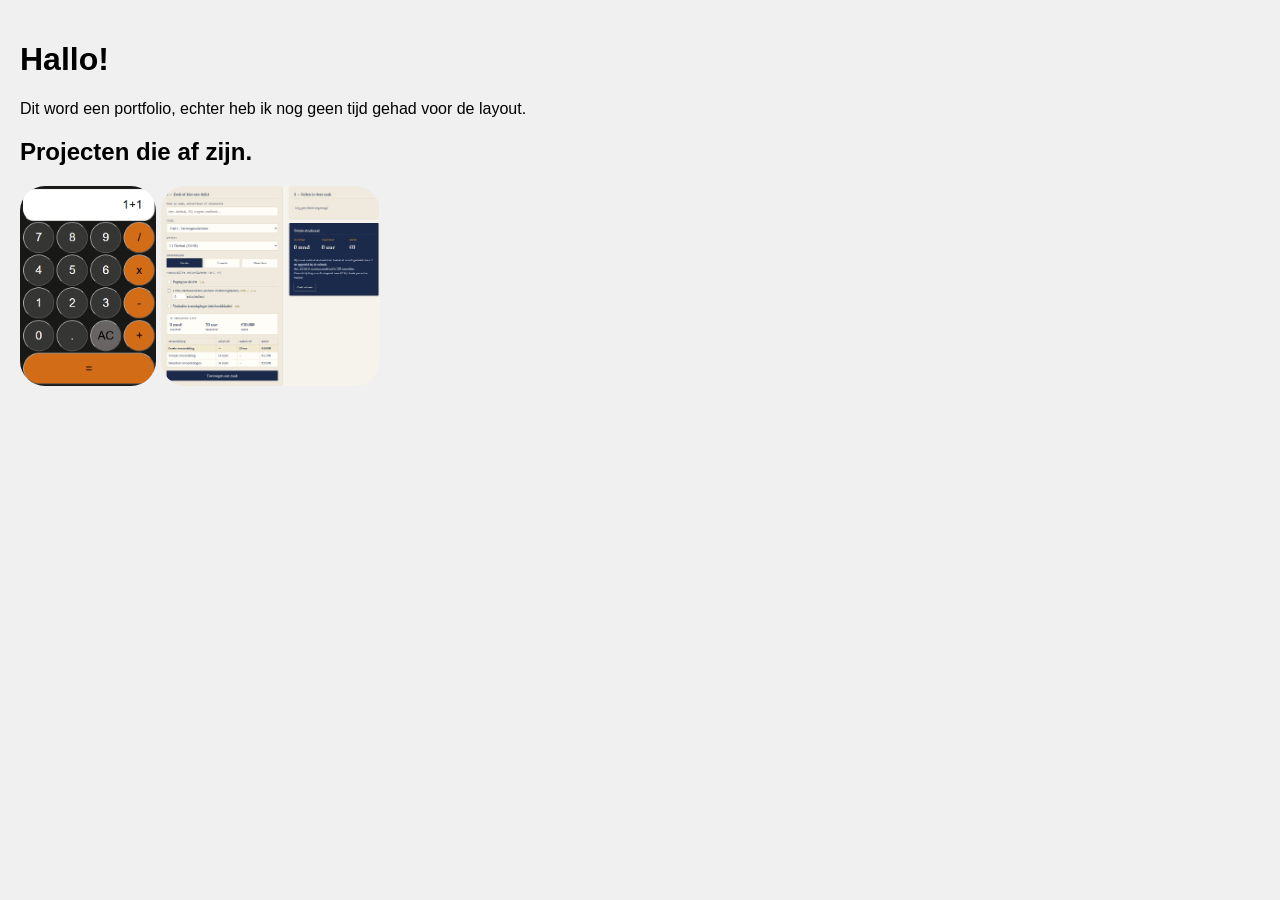
<file: index.html>
<!DOCTYPE html>
<html lang="en">
<head>
    <meta charset="UTF-8">
    <meta name="viewport" content="width=>, initial-scale=1.0">
    <title>Homepage</title>
    <link rel="stylesheet" href="stylesheet.css">
</head>
<body>
    <h1>Hallo!</h1>
    <p>Dit word een portfolio, echter heb ik nog geen tijd gehad voor de layout.</p>
    <h2>Projecten die af zijn.</h2>
    <div>
        <a id="rekenmachine-link" href="./rekenmachine/rekenmachine.html"><img class="rekenmachine-img" src="./media/screenshot_rekenmachine.png" alt="Reken machine app"></a>   
        <a id="strafCalculator-link" href="./StrafCalculator/StrafCalculator.html"><img class="strafCalculator-img" src="./media/screenshot_strafCalculator.png" alt="Straf calculator app"></a>
    </div>
</body>
</html>
</file>
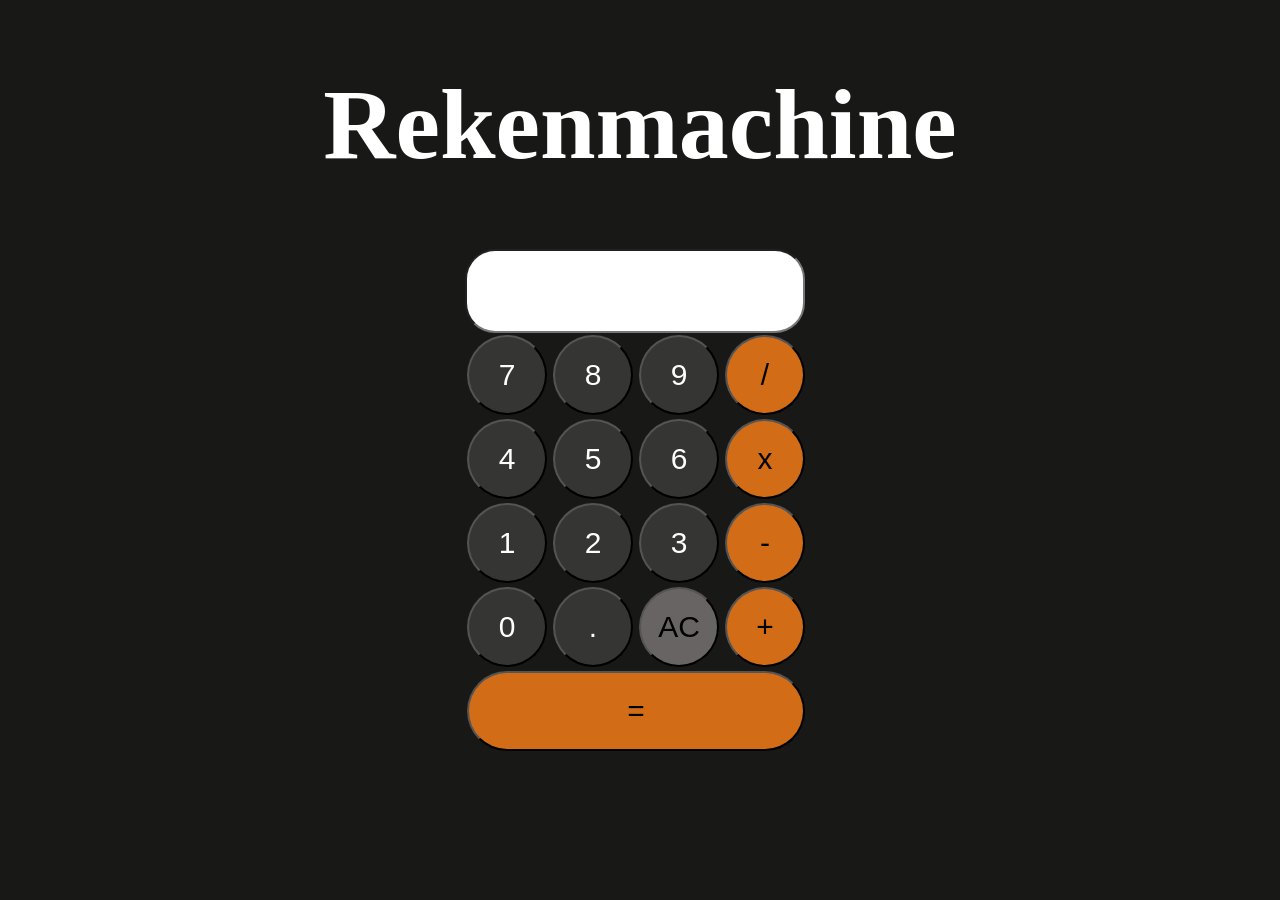
<file: rekenmachine/rekenmachine.html>
<!DOCTYPE html>
<html lang="en">
<head>
    <meta charset="UTF-8">
    <meta name="viewport" content="width=, initial-scale=1.0">
    <title>Rekenmachine</title>
    <link rel="stylesheet" href="stylesheet.css">
</head>
<body>
    <div class="titel">
        <h1>Rekenmachine</h1>
    </div>
    <div class="calculator">
        <div>
            <input type="text" id="display" readonly>
        </div>
        <div class="bovenste">
            <button onclick="appendToDisplay('7')" class="cijfer">7</button>
            <button onclick="appendToDisplay('8')" class="cijfer">8</button>
            <button onclick="appendToDisplay('9')" class="cijfer">9</button>
            <button onclick="appendToDisplay('/')" class="symbool">/</button>
        </div>
        <div class="middelste1">
            <button onclick="appendToDisplay('4')" class="cijfer">4</button>
            <button onclick="appendToDisplay('5')" class="cijfer">5</button>
            <button onclick="appendToDisplay('6')" class="cijfer">6</button>
            <button onclick="appendToDisplay('*')" class="symbool">x</button>
        </div>
        <div class="middelste2">
            <button onclick="appendToDisplay('1')" class="cijfer">1</button>
            <button onclick="appendToDisplay('2')" class="cijfer">2</button>
            <button onclick="appendToDisplay('3')" class="cijfer">3</button>
            <button onclick="appendToDisplay('-')" class="symbool">-</button>
        </div>
        <div class="onderste">
            <button onclick="appendToDisplay('0')" class="cijfer">0</button>
            <button onclick="appendToDisplay('.')" class="punt">.</button>
            <button onclick="clearDisplay()" class="AC">AC</button>
            <button onclick="appendToDisplay('+')" class="symbool">+</button>
        </div>
        <div class="is_knop">
            <button onclick="calculate()" class="is">=</button>
        </div>
        <script src="app.js"></script>
    </div>
</body>
</html>
</file>
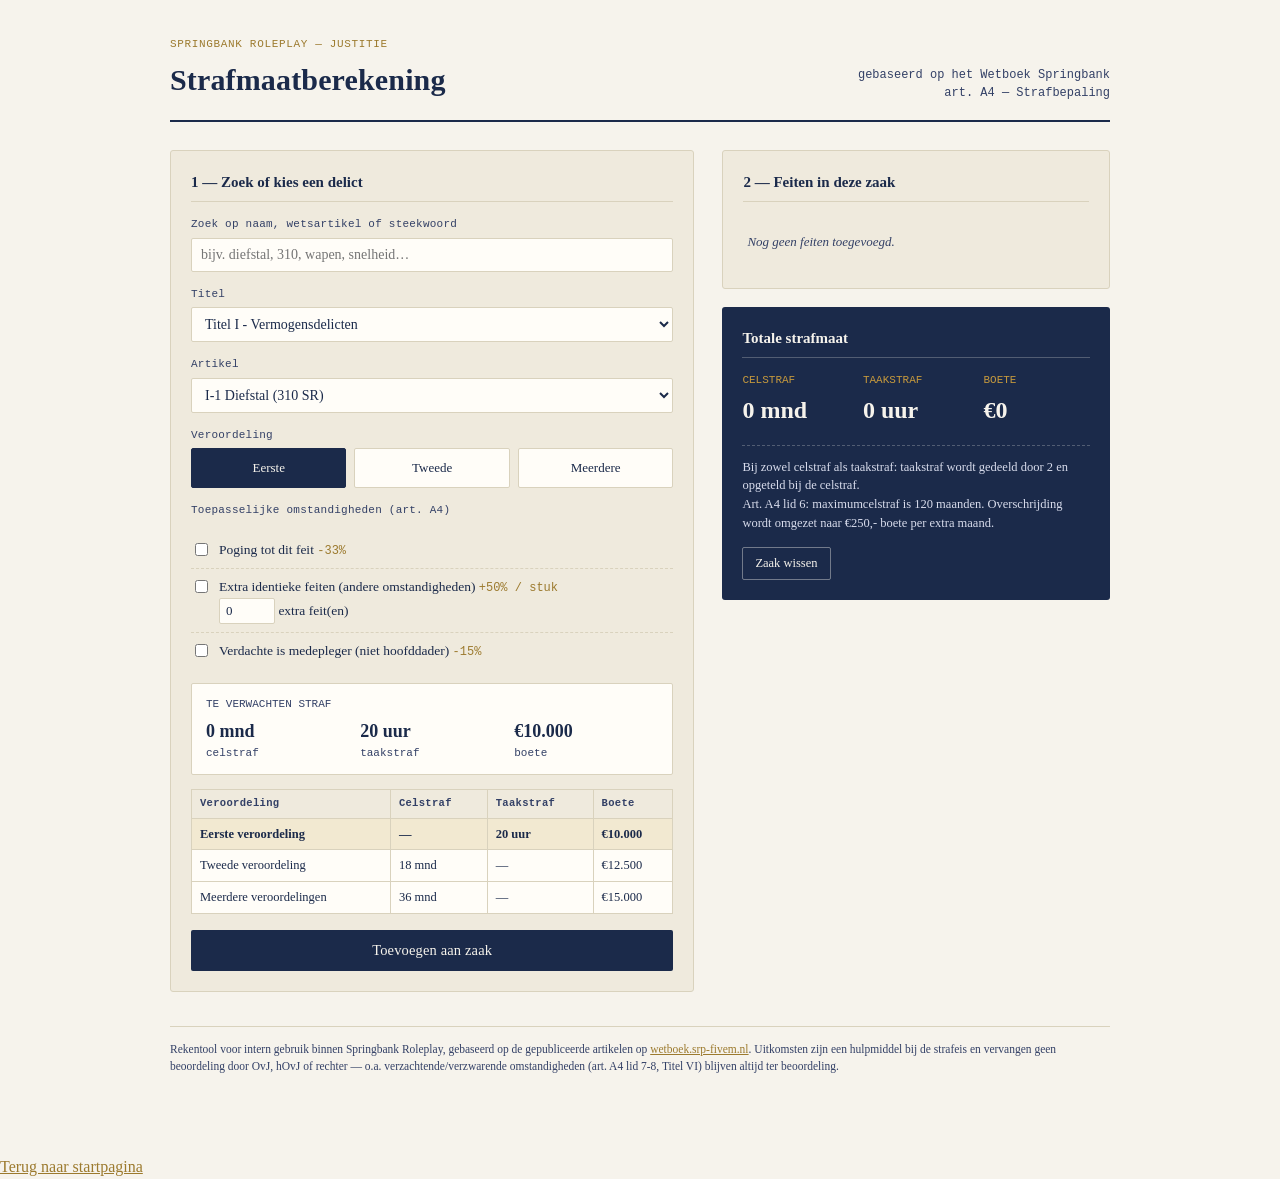
<file: StrafCalculator/StrafCalculator.html>
<!DOCTYPE html>
<html lang="nl">
  <head>
    <meta charset="UTF-8">
    <meta name="viewport" content="width=device-width, initial-scale=1.0">
    <title>Strafmaatberekening — Springbank Roleplay</title>
    <link rel="stylesheet" href="stylesheet.css">
  </head>
  <body>
    <div class="wrap">
      <header class="top">
        <div class="brand">
          <div class="kicker">SPRINGBANK ROLEPLAY — JUSTITIE</div>
          <h1>Strafmaatberekening</h1>
        </div>
        <div class="sub">gebaseerd op het Wetboek Springbank<br>art. A4 — Strafbepaling</div>
      </header>

      <div class="grid">
        <!-- LEFT: builder -->
        <div>
          <div class="panel">
            <h2>1 — Zoek of kies een delict</h2>

            <div class="field" style="position:relative;">
              <label for="zoekInput">Zoek op naam, wetsartikel of steekwoord</label>
              <input type="text" id="zoekInput" placeholder="bijv. diefstal, 310, wapen, snelheid…" autocomplete="off">
              <div id="zoekResults"></div>
            </div>

            <div class="field">
              <label for="titelSelect">Titel</label>
              <select id="titelSelect"></select>
            </div>

            <div class="field">
              <label for="artikelSelect">Artikel</label>
              <select id="artikelSelect"></select>
            </div>

            <div id="dynamicArea"></div>

            <div id="modArea" class="toggle-section"></div>

            <div class="preview" id="previewBox"></div>

            <div id="lookupTable"></div>

            <button class="add" id="addBtn">Toevoegen aan zaak</button>
          </div>
        </div>

        <!-- RIGHT: charge list + totals -->
        <div>
          <div class="panel">
            <h2>2 — Feiten in deze zaak</h2>
            <ul class="charges" id="chargeList"></ul>
            <div class="empty" id="emptyMsg">Nog geen feiten toegevoegd.</div>
          </div>

          <div class="totals">
            <h2>Totale strafmaat</h2>
            <div class="totalgrid">
              <div class="totalcell">
                <div class="tlabel">CELSTRAF</div>
                <div class="tval" id="totCel">0 mnd</div>
                <div class="tnote" id="totCelNote"></div>
              </div>
              <div class="totalcell">
                <div class="tlabel">TAAKSTRAF</div>
                <div class="tval" id="totTaak">0 uur</div>
                <div class="tnote" id="totTaakNote"></div>
              </div>
              <div class="totalcell">
                <div class="tlabel">BOETE</div>
                <div class="tval" id="totBoete">€0</div>
                <div class="tnote" id="totBoeteNote"></div>
              </div>
            </div>
            <div class="cap-note">Bij zowel celstraf als taakstraf: taakstraf wordt gedeeld door 2 en opgeteld bij de celstraf.<br>Art. A4 lid 6: maximumcelstraf is 120 maanden. Overschrijding wordt omgezet naar €250,- boete per extra maand.</div>
            <button class="clearbtn" id="clearBtn">Zaak wissen</button>
          </div>
        </div>
      </div>

      <footer class="foot">
        Rekentool voor intern gebruik binnen Springbank Roleplay, gebaseerd op de gepubliceerde artikelen op
        <a href="https://wetboek.srp-fivem.nl/wetboek/" target="_blank" rel="noopener">wetboek.srp-fivem.nl</a>.
        Uitkomsten zijn een hulpmiddel bij de strafeis en vervangen geen beoordeling door OvJ, hOvJ of rechter — o.a. verzachtende/verzwarende
        omstandigheden (art. A4 lid 7-8, Titel VI) blijven altijd ter beoordeling.
      </footer>
    </div>
    <a class="index_link"id="index_link" href="../index.html">Terug naar startpagina</a>
    <script src="script.js"></script>
  </body>
</html>
</file>
<file: stylesheet.css>
body {
    background-color: #f0f0f0;
    font-family: Arial, sans-serif;
    margin: 0;
    padding: 20px;
}

.rekenmachine-img {
    border-radius: 25px;
    height: 200px;
    width: auto;
}

.rekenmachine-img:hover {
    border: 5px solid #ff0000;
    width: 11%;
    height: auto;
    transition: all 0.3s ease;
}

.strafCalculator-img {
    border-radius: 25px;
    height: 200px;
    width: auto;
}

.strafCalculator-img:hover {
    border: 5px solid #ff0000;
    width: 17%;
    height: auto;
    transition: all 0.3s ease;
}

.index_link {
    display: inline-block;
    margin-top: 20px;
    padding: 10px 20px;
    background-color: #007BFF;
    color: white;
    text-decoration: none;
    border-radius: 5px;
}
</file>
<file: rekenmachine/stylesheet.css>
#display {
    width: 306px;
    text-align: right;
    font-size: 30px;
    padding: 0px 30px 0px 0px;
    border-radius: 30px;
    height: 80px;
}

button {
    height: 80px;
    width: 80px;
    border-radius: 100px;
    margin: 2px 0px 2px 2px;
}

.cijfer {
    background-color: rgb(53, 53, 51);
    color: white;
    font-size: 30px;
}

.AC {
    background-color: rgb(105, 100, 100);
    font-size: 30px;
}

.symbool {
    background-color: rgb(211, 108, 23);
    font-size: 30px;
}

.is {
    background-color: rgb(211, 108, 23);
    width: 338px;
    font-size: 30px;
}

.punt {
    background-color: rgb(53, 53, 51);
    font-size: 30px;
    color: white;
}

body {
    background-color: rgb(24, 24, 22);
}

.calculator {
    width: 350px;
    margin: 0 auto;
}

.titel {
    text-align: center;
    color: white;
    font-size: 50px;
}
</file>
<file: StrafCalculator/stylesheet.css>
:root{
    --ink:#1b2a4a;
    --ink-2:#334066;
    --paper:#f6f3ec;
    --paper-2:#efeadd;
    --line:#d9d2bd;
    --bronze:#9c7a2e;
    --bronze-2:#c79a3d;
    --red:#8c2f2f;
    --green:#3c6b4f;
    --shadow: 0 1px 0 rgba(27,42,74,0.06);
  }
  *{box-sizing:border-box;}
  body{
    margin:0;
    background:var(--paper);
    color:var(--ink);
    font-family: "Iowan Old Style","Palatino Linotype", Georgia, "Times New Roman", serif;
    line-height:1.5;
  }
  .wrap{max-width:980px;margin:0 auto;padding:36px 20px 80px;}
  header.top{
    border-bottom:2px solid var(--ink);
    padding-bottom:18px;
    margin-bottom:28px;
    display:flex;
    justify-content:space-between;
    align-items:flex-end;
    gap:16px;
    flex-wrap:wrap;
  }
  .brand{}
  .brand .kicker{
    font-family: ui-monospace, "SF Mono", Menlo, Consolas, monospace;
    font-size:11px;
    letter-spacing:.06em;
    color:var(--bronze);
    margin-bottom:4px;
  }
  h1{
    font-size:30px;
    margin:0;
    font-weight:600;
    letter-spacing:.005em;
  }
  .sub{
    font-family: ui-monospace, "SF Mono", Menlo, Consolas, monospace;
    font-size:12px;
    color:var(--ink-2);
    text-align:right;
  }
  .grid{
    display:grid;
    grid-template-columns: 1.15fr 0.85fr;
    gap:28px;
  }
  @media (max-width:820px){ .grid{grid-template-columns:1fr;} }

  .panel{
    background:var(--paper-2);
    border:1px solid var(--line);
    border-radius:3px;
    padding:20px;
  }
  .panel h2{
    font-size:15px;
    margin:0 0 14px;
    text-transform:none;
    color:var(--ink);
    border-bottom:1px solid var(--line);
    padding-bottom:8px;
  }
  label{
    display:block;
    font-family: ui-monospace, "SF Mono", Menlo, Consolas, monospace;
    font-size:11px;
    color:var(--ink-2);
    margin-bottom:5px;
    letter-spacing:.02em;
  }
  select, input[type=number], input[type=text]{
    width:100%;
    font-family: inherit;
    font-size:14px;
    padding:8px 9px;
    border:1px solid var(--line);
    border-radius:2px;
    background:#fffdf8;
    color:var(--ink);
  }
  select:focus, input:focus{ outline:2px solid var(--bronze-2); outline-offset:1px; }
  .field{margin-bottom:14px;}
  .row2{display:grid;grid-template-columns:1fr 1fr;gap:12px;}
  .tierbtns{display:flex;gap:8px;flex-wrap:wrap;}
  .tierbtn{
    flex:1;
    min-width:90px;
    padding:9px 6px;
    text-align:center;
    border:1px solid var(--line);
    border-radius:2px;
    background:#fffdf8;
    cursor:pointer;
    font-size:13px;
    user-select:none;
  }
  .tierbtn.active{
    background:var(--ink);
    color:var(--paper);
    border-color:var(--ink);
  }
  .modrow{
    display:flex;
    align-items:flex-start;
    gap:8px;
    padding:8px 0;
    border-bottom:1px dashed var(--line);
    font-size:13.5px;
  }
  .modrow:last-child{border-bottom:none;}
  .modrow input[type=checkbox]{margin-top:3px;}
  .modrow .modnum{
    width:56px;
    padding:4px 6px;
    font-size:13px;
  }
  .modlabel{flex:1;}
  .modlabel .pct{color:var(--bronze);font-family:ui-monospace,monospace;font-size:12px;}

  .preview{
    margin-top:14px;
    background:#fffdf8;
    border:1px solid var(--line);
    padding:12px 14px;
    border-radius:2px;
    font-size:13.5px;
  }
  .preview .plabel{font-family:ui-monospace,monospace;font-size:11px;color:var(--ink-2);}
  .preview .pval{font-size:18px;font-weight:600;color:var(--ink);}
  .preview .pgrid{display:grid;grid-template-columns:repeat(3,1fr);gap:10px;margin-top:6px;}

  button.add{
    margin-top:16px;
    width:100%;
    padding:12px;
    background:var(--ink);
    color:var(--paper);
    border:none;
    border-radius:2px;
    font-family:inherit;
    font-size:14.5px;
    cursor:pointer;
    letter-spacing:.01em;
  }
  button.add:hover{background:var(--ink-2);}

  .charges{list-style:none;margin:0;padding:0;}
  .charge{
    background:#fffdf8;
    border:1px solid var(--line);
    border-left:3px solid var(--bronze);
    padding:10px 12px;
    margin-bottom:8px;
    border-radius:2px;
    font-size:13px;
  }
  .charge .ctitle{font-weight:600;font-size:13.5px;}
  .charge .cmeta{color:var(--ink-2);font-size:12px;margin-top:2px;}
  .charge .cnums{
    display:flex;
    gap:14px;
    margin-top:6px;
    font-family:ui-monospace,monospace;
    font-size:12px;
  }
  .charge .rm{
    float:right;
    cursor:pointer;
    color:var(--red);
    font-family:ui-monospace,monospace;
    font-size:11px;
    border:1px solid var(--red);
    padding:2px 7px;
    border-radius:2px;
    background:none;
  }
  .empty{
    color:var(--ink-2);
    font-size:13px;
    font-style:italic;
    padding:16px 4px;
  }

  .totals{
    background:var(--ink);
    color:var(--paper);
    border-radius:3px;
    padding:20px;
    margin-top:18px;
  }
  .totals h2{
    color:var(--paper);
    border-bottom:1px solid rgba(246,243,236,0.25);
    font-size:15px;
    margin:0 0 14px;
    padding-bottom:8px;
  }
  .totalgrid{display:grid;grid-template-columns:1fr 1fr 1fr;gap:14px;}
  .totalcell .tlabel{font-family:ui-monospace,monospace;font-size:11px;color:var(--bronze-2);}
  .totalcell .tval{font-size:24px;font-weight:600;margin-top:3px;}
  .totalcell .tnote{font-size:11.5px;color:#c9cfe0;margin-top:3px;}
  .cap-note{
    margin-top:14px;
    padding-top:12px;
    border-top:1px dashed rgba(246,243,236,0.25);
    font-size:12.5px;
    color:#d8dcec;
  }
  .clearbtn{
    margin-top:14px;
    background:none;
    border:1px solid rgba(246,243,236,0.4);
    color:var(--paper);
    padding:8px 12px;
    font-size:12.5px;
    border-radius:2px;
    cursor:pointer;
    font-family:inherit;
  }
  .clearbtn:hover{background:rgba(246,243,236,0.1);}

  .toggle-section{
    margin-top:8px;
  }
  #zoekResults{
    position:absolute;
    left:0; right:0; top:100%;
    z-index:20;
    background:#fffdf8;
    border:1px solid var(--line);
    border-top:none;
    max-height:280px;
    overflow-y:auto;
    display:none;
    box-shadow:0 6px 14px rgba(27,42,74,0.12);
  }
  #zoekResults.show{display:block;}
  .zres-item{
    padding:9px 11px;
    cursor:pointer;
    font-size:13.5px;
    border-bottom:1px solid var(--line);
  }
  .zres-item:last-child{border-bottom:none;}
  .zres-item:hover, .zres-item.hi{background:var(--paper-2);}
  .zres-item .ztitel{
    font-family: ui-monospace, "SF Mono", Menlo, Consolas, monospace;
    font-size:10.5px;
    color:var(--bronze);
    display:block;
    margin-bottom:1px;
  }
  .zres-empty{
    padding:10px 11px;
    font-size:13px;
    color:var(--ink-2);
    font-style:italic;
  }
  #lookupTable{
    margin-top:14px;
  }
  #lookupTable table{
    width:100%;
    border-collapse:collapse;
    font-size:12.5px;
    background:#fffdf8;
    border:1px solid var(--line);
  }
  #lookupTable th, #lookupTable td{
    border:1px solid var(--line);
    padding:6px 8px;
    text-align:left;
  }
  #lookupTable th{
    background:var(--paper-2);
    font-family: ui-monospace, "SF Mono", Menlo, Consolas, monospace;
    font-size:10.5px;
    letter-spacing:.03em;
    color:var(--ink-2);
    font-weight:600;
  }
  #lookupTable td.active-tier{
    background:#f2e9d1;
    font-weight:600;
  }
  .special-note{
    font-size:12px;
    color:var(--ink-2);
    background:#fffdf8;
    border:1px solid var(--line);
    padding:8px 10px;
    border-radius:2px;
    margin-top:10px;
  }
  footer.foot{
    margin-top:34px;
    font-size:11.5px;
    color:var(--ink-2);
    border-top:1px solid var(--line);
    padding-top:14px;
  }
  a{color:var(--bronze);}
</file>
